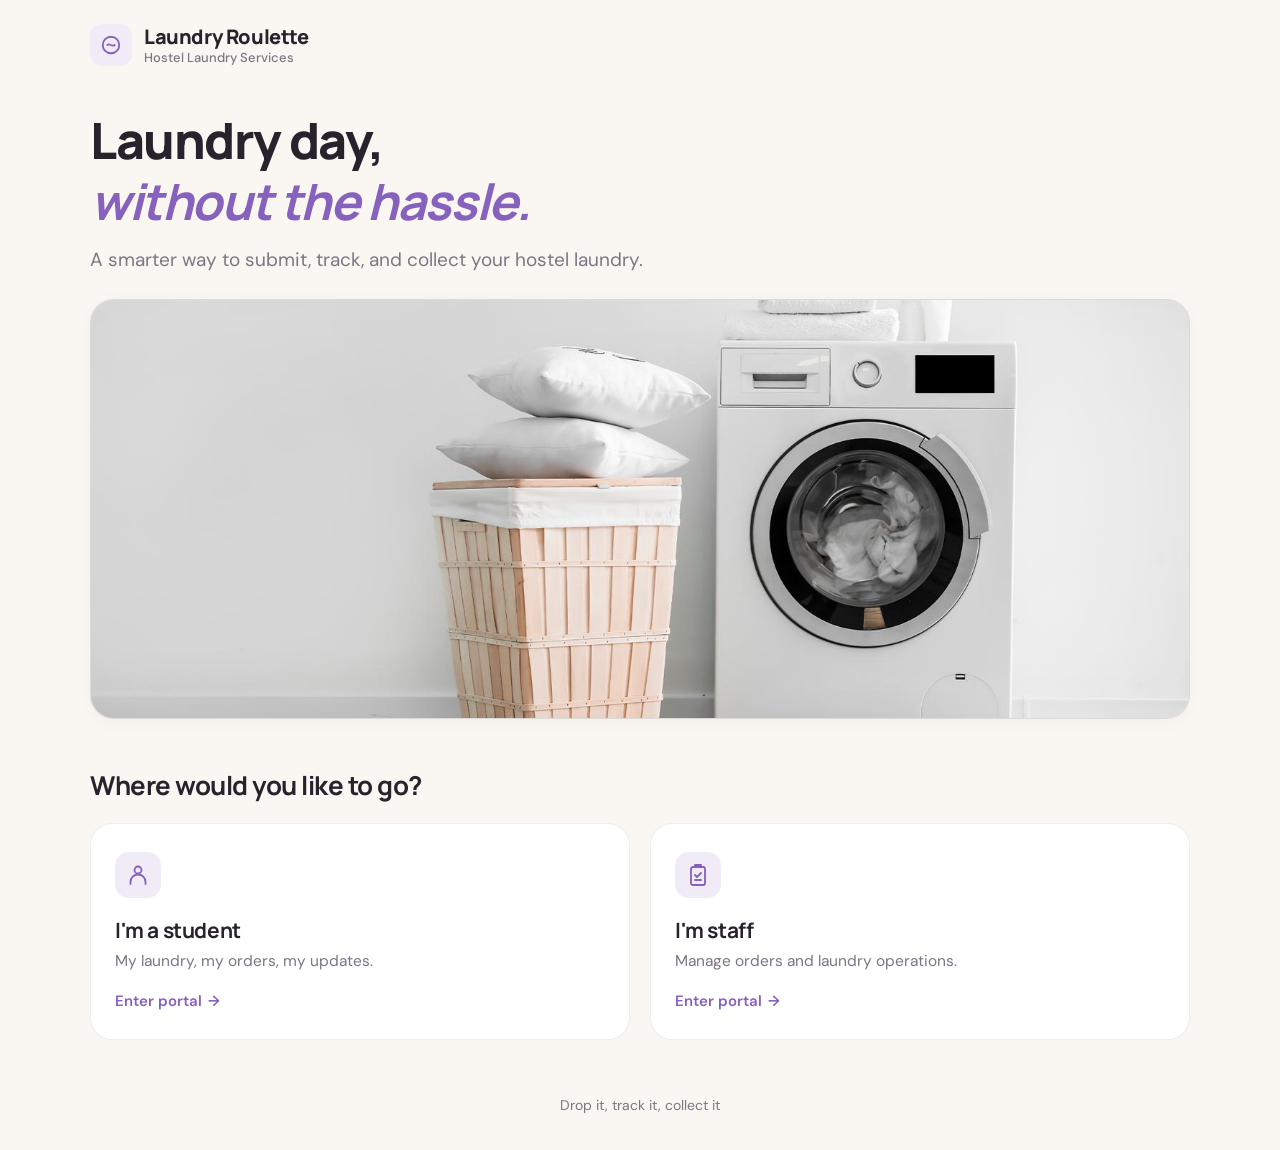
<file: prototype/index.html>
<!DOCTYPE html>
<html lang="en">
<head>
  <meta charset="UTF-8">
  <meta name="viewport" content="width=device-width, initial-scale=1.0">
  <title>Laundry Roulette | Hostel Care</title>
  <link rel="stylesheet" href="style.css">
  <link rel="preconnect" href="https://fonts.googleapis.com">
  <link rel="preconnect" href="https://fonts.gstatic.com" crossorigin>
  <link href="https://fonts.googleapis.com/css2?family=DM+Sans:ital,opsz,wght@0,9..40,400..700;1,9..40,400..700&family=Manrope:wght@500;600;700;800&display=swap" rel="stylesheet">
</head>
<body>

  <main class="website">

    <!-- Header Navigation -->
    <header class="header">
      <a href="index.html" class="logo">
        <span class="logo-icon">
          <svg viewBox="0 0 24 24" fill="none" stroke="currentColor" stroke-width="2" stroke-linecap="round" stroke-linejoin="round">
            <circle cx="12" cy="12" r="9"/>
            <path d="M8 12c2-2.5 5.5 2.5 8 0"/>
          </svg>
        </span>
        <div class="logo-text">
          <span>Laundry Roulette</span>
          <small>Hostel Laundry Services</small>
        </div>
      </a>
    </header>

    <!-- Main Hero Section -->
    <section class="hero">
      <div class="hero-copy">
        <h1>
          Laundry day,<br>
          <span class="rotator" id="rotator" aria-live="polite">without the hassle.</span>
        </h1>
        <p>A smarter way to submit, track, and collect your hostel laundry.</p>
      </div>

      <div class="hero-image">
        <img src="laundry-hero.jpg" alt="Modern laundry washing machine with linen basket and towels">
      </div>
    </section>

    <!-- Role Gateway Selection -->
    <section class="portal-section reveal" id="portals">
      <h2>Where would you like to go?</h2>

      <div class="portal-grid">
        <!-- Student Gateway -->
        <a href="student.html" class="portal-card student-card">
          <div class="portal-icon">
            <svg viewBox="0 0 24 24" fill="none" stroke="currentColor" stroke-width="1.8" stroke-linecap="round" stroke-linejoin="round">
              <circle cx="12" cy="7" r="3.5"/>
              <path d="M4.5 21v-2a7.5 7.5 0 0 1 15 0v2"/>
            </svg>
          </div>
          <h3>I'm a student</h3>
          <p>My laundry, my orders, my updates.</p>
          <span class="portal-link">
            Enter portal <span class="arrow">&rarr;</span>
          </span>
        </a>

        <!-- Staff Desk Gateway -->
        <a href="staff.html" class="portal-card staff-card">
          <div class="portal-icon">
            <svg viewBox="0 0 24 24" fill="none" stroke="currentColor" stroke-width="1.8" stroke-linecap="round" stroke-linejoin="round">
              <rect x="5" y="4" width="14" height="18" rx="2"/>
              <path d="M9 4V2h6v2"/>
              <path d="m9 12 2 2 4-4"/>
              <path d="M9 17h6"/>
            </svg>
          </div>
          <h3>I'm staff</h3>
          <p>Manage orders and laundry operations.</p>
          <span class="portal-link">
            Enter portal <span class="arrow">&rarr;</span>
          </span>
        </a>
      </div>
    </section>

    <!-- Simple Footer -->
    <footer class="footer">
      <p>Drop it, track it, collect it</p>
    </footer>

  </main>

  <script>
    // Rotating headline phrase
    const phrases = [
      "without the hassle.",
      "without the queue.",
      "without the guesswork.",
      "without the stress."
    ];
    const el = document.getElementById("rotator");
    const reduce = window.matchMedia("(prefers-reduced-motion: reduce)").matches;
    let i = 0;

    if (!reduce) {
      setInterval(() => {
        el.classList.add("out");
        setTimeout(() => {
          i = (i + 1) % phrases.length;
          el.textContent = phrases[i];
          el.classList.remove("out");
        }, 350);
      }, 3200);
    }

    // Reveal portal section on scroll
    const io = new IntersectionObserver((entries) => {
      entries.forEach(e => {
        if (e.isIntersecting) {
          e.target.classList.add("in");
          io.unobserve(e.target);
        }
      });
    }, { threshold: 0.15 });
    document.querySelectorAll(".reveal").forEach(n => io.observe(n));
  </script>

</body>
</html>
</file>
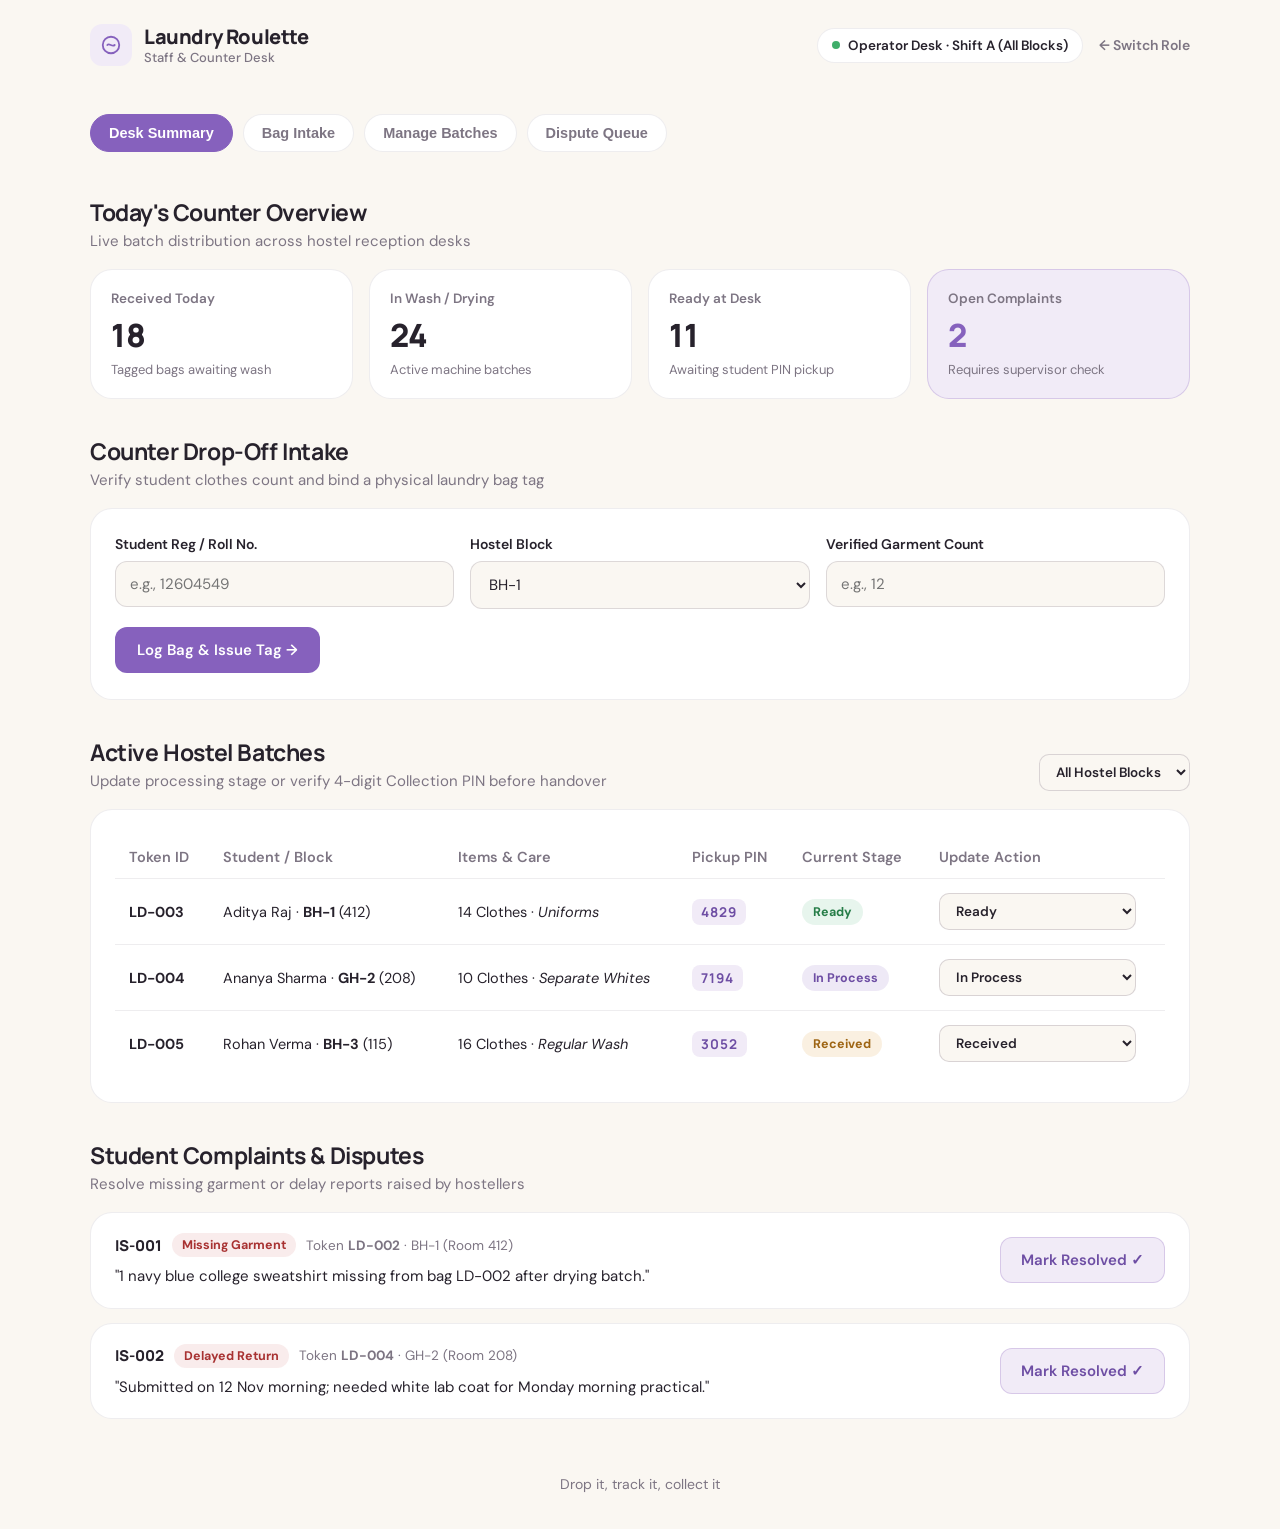
<file: prototype/staff.html>
<!DOCTYPE html>
<html lang="en">
<head>
  <meta charset="UTF-8">
  <meta name="viewport" content="width=device-width, initial-scale=1.0">
  <title>Staff Desk Portal | Laundry Roulette</title>
  <link rel="stylesheet" href="style.css">
  <link rel="preconnect" href="https://fonts.googleapis.com">
  <link rel="preconnect" href="https://fonts.gstatic.com" crossorigin>
  <link href="https://fonts.googleapis.com/css2?family=DM+Sans:ital,opsz,wght@0,9..40,400..700;1,9..40,400..700&family=Manrope:wght@500;600;700;800&display=swap" rel="stylesheet">
</head>
<body>

  <main class="website">

    <!-- Top Navigation & Staff Context Bar -->
    <header class="header portal-header">
      <a href="index.html" class="logo">
        <span class="logo-icon">
          <svg viewBox="0 0 24 24" fill="none" stroke="currentColor" stroke-width="2" stroke-linecap="round" stroke-linejoin="round">
            <circle cx="12" cy="12" r="9"/>
            <path d="M8 12c2-2.5 5.5 2.5 8 0"/>
          </svg>
        </span>
        <div class="logo-text">
          <span>Laundry Roulette</span>
          <small>Staff &amp; Counter Desk</small>
        </div>
      </a>

      <div class="header-actions">
        <div class="user-pill">
          <span class="dot"></span>
          <span>Operator Desk &middot; Shift A (All Blocks)</span>
        </div>
        <a href="index.html" class="exit-link">&larr; Switch Role</a>
      </div>
    </header>

    <!-- Working 4-Tab Switcher Bar -->
    <nav class="sub-nav" role="tablist" aria-label="Staff Portal Sections">
      <button type="button" class="sub-nav-link active" data-tab="view-desk-overview">Desk Summary</button>
      <button type="button" class="sub-nav-link" data-tab="view-intake">Bag Intake</button>
      <button type="button" class="sub-nav-link" data-tab="view-batches">Manage Batches</button>
      <button type="button" class="sub-nav-link" data-tab="view-disputes">Dispute Queue</button>
    </nav>

    <!-- TAB 1: DESK SUMMARY -->
    <section class="portal-block tab-panel active" id="view-desk-overview">
      <div class="section-head">
        <div>
          <h2>Today's Counter Overview</h2>
          <p>Live batch distribution across hostel reception desks</p>
        </div>
      </div>

      <div class="staff-stats-grid">
        <div class="ui-card mini-stat">
          <span class="stat-label">Received Today</span>
          <strong class="stat-value">18</strong>
          <small>Tagged bags awaiting wash</small>
        </div>

        <div class="ui-card mini-stat">
          <span class="stat-label">In Wash / Drying</span>
          <strong class="stat-value">24</strong>
          <small>Active machine batches</small>
        </div>

        <div class="ui-card mini-stat">
          <span class="stat-label">Ready at Desk</span>
          <strong class="stat-value">11</strong>
          <small>Awaiting student PIN pickup</small>
        </div>

        <div class="ui-card mini-stat alert-stat">
          <span class="stat-label">Open Complaints</span>
          <strong class="stat-value" id="openDisputeCount">2</strong>
          <small>Requires supervisor check</small>
        </div>
      </div>
    </section>

    <!-- TAB 2: BAG INTAKE -->
    <section class="portal-block tab-panel" id="view-intake">
      <div class="section-head">
        <div>
          <h2>Counter Drop-Off Intake</h2>
          <p>Verify student clothes count and bind a physical laundry bag tag</p>
        </div>
      </div>

      <div class="ui-card">
        <form id="intakeForm" class="form-layout">
          <div class="form-row">
            <div class="form-group">
              <label for="studentReg">Student Reg / Roll No.</label>
              <input type="text" id="studentReg" placeholder="e.g., 12604549" required>
            </div>

            <div class="form-group">
              <label for="staffBlock">Hostel Block</label>
              <select id="staffBlock" required>
                <option value="BH-1">BH-1</option>
                <option value="BH-2">BH-2</option>
                <option value="BH-3">BH-3</option>
                <option value="BH-4">BH-4</option>
                <option value="BH-5">BH-5</option>
                <option value="BH-6">BH-6</option>
                <option value="BH-7">BH-7</option>
                <option value="GH-1">GH-1</option>
                <option value="GH-2">GH-2</option>
                <option value="GH-3">GH-3</option>
                <option value="GH-4">GH-4</option>
              </select>
            </div>

            <div class="form-group">
              <label for="verifiedCount">Verified Garment Count</label>
              <input type="number" id="verifiedCount" min="1" max="30" placeholder="e.g., 12" required>
            </div>
          </div>

          <div class="form-footer">
            <button type="submit" class="btn-primary">Log Bag &amp; Issue Tag &rarr;</button>
          </div>

          <div id="intakeResult" class="feedback-box hidden" role="status"></div>
        </form>
      </div>
    </section>

    <!-- TAB 3: MANAGE BATCHES -->
    <section class="portal-block tab-panel" id="view-batches">
      <div class="section-head">
        <div>
          <h2>Active Hostel Batches</h2>
          <p>Update processing stage or verify 4-digit Collection PIN before handover</p>
        </div>

        <div class="filter-wrap">
          <label for="blockFilter" class="sr-only">Filter by Hostel Block</label>
          <select id="blockFilter" class="compact-select">
            <option value="ALL">All Hostel Blocks</option>
            <option value="BH-1">BH-1 Only</option>
            <option value="BH-3">BH-3 Only</option>
            <option value="GH-2">GH-2 Only</option>
          </select>
        </div>
      </div>

      <div class="ui-card">
        <div class="table-wrap no-top-margin">
          <table class="history-table" id="batchTable">
            <thead>
              <tr>
                <th>Token ID</th>
                <th>Student / Block</th>
                <th>Items &amp; Care</th>
                <th>Pickup PIN</th>
                <th>Current Stage</th>
                <th>Update Action</th>
              </tr>
            </thead>
            <tbody>
              <tr data-block="BH-1">
                <td><strong>LD-003</strong></td>
                <td>Aditya Raj &middot; <strong>BH-1</strong> (412)</td>
                <td>14 Clothes &middot; <em>Uniforms</em></td>
                <td><code class="pin-code">4829</code></td>
                <td><span class="table-badge ready stage-pill">Ready</span></td>
                <td>
                  <select class="stage-select" aria-label="Update status for LD-003">
                    <option value="Received">Received</option>
                    <option value="In Process">In Process</option>
                    <option value="Ready" selected>Ready</option>
                    <option value="Collected">Collected (PIN Verified)</option>
                  </select>
                </td>
              </tr>

              <tr data-block="GH-2">
                <td><strong>LD-004</strong></td>
                <td>Ananya Sharma &middot; <strong>GH-2</strong> (208)</td>
                <td>10 Clothes &middot; <em>Separate Whites</em></td>
                <td><code class="pin-code">7194</code></td>
                <td><span class="table-badge process stage-pill">In Process</span></td>
                <td>
                  <select class="stage-select" aria-label="Update status for LD-004">
                    <option value="Received">Received</option>
                    <option value="In Process" selected>In Process</option>
                    <option value="Ready">Ready</option>
                    <option value="Collected">Collected (PIN Verified)</option>
                  </select>
                </td>
              </tr>

              <tr data-block="BH-3">
                <td><strong>LD-005</strong></td>
                <td>Rohan Verma &middot; <strong>BH-3</strong> (115)</td>
                <td>16 Clothes &middot; <em>Regular Wash</em></td>
                <td><code class="pin-code">3052</code></td>
                <td><span class="table-badge received stage-pill">Received</span></td>
                <td>
                  <select class="stage-select" aria-label="Update status for LD-005">
                    <option value="Received" selected>Received</option>
                    <option value="In Process">In Process</option>
                    <option value="Ready">Ready</option>
                    <option value="Collected">Collected (PIN Verified)</option>
                  </select>
                </td>
              </tr>
            </tbody>
          </table>
        </div>
        <div id="stageFeedback" class="feedback-box hidden" role="status"></div>
      </div>
    </section>

    <!-- TAB 4: DISPUTE QUEUE -->
    <section class="portal-block tab-panel" id="view-disputes">
      <div class="section-head">
        <div>
          <h2>Student Complaints &amp; Disputes</h2>
          <p>Resolve missing garment or delay reports raised by hostellers</p>
        </div>
      </div>

      <div class="dispute-list">
        <div class="ui-card dispute-card" id="ticket-IS-001">
          <div class="dispute-main">
            <div class="dispute-top">
              <span class="ticket-id">IS-001</span>
              <span class="dispute-tag">Missing Garment</span>
              <span class="dispute-meta">Token <strong>LD-002</strong> &middot; BH-1 (Room 412)</span>
            </div>
            <p class="dispute-desc">"1 navy blue college sweatshirt missing from bag LD-002 after drying batch."</p>
          </div>
          <div class="dispute-action">
            <button type="button" class="btn-secondary resolve-btn" data-ticket="IS-001">Mark Resolved &#10003;</button>
          </div>
        </div>

        <div class="ui-card dispute-card" id="ticket-IS-002">
          <div class="dispute-main">
            <div class="dispute-top">
              <span class="ticket-id">IS-002</span>
              <span class="dispute-tag">Delayed Return</span>
              <span class="dispute-meta">Token <strong>LD-004</strong> &middot; GH-2 (Room 208)</span>
            </div>
            <p class="dispute-desc">"Submitted on 12 Nov morning; needed white lab coat for Monday morning practical."</p>
          </div>
          <div class="dispute-action">
            <button type="button" class="btn-secondary resolve-btn" data-ticket="IS-002">Mark Resolved &#10003;</button>
          </div>
        </div>
      </div>
    </section>

    <!-- Footer -->
    <footer class="footer">
      <p>Drop it, track it, collect it</p>
    </footer>

  </main>

  <script>
    // 1. Working Tab Switching for the 4 Staff buttons
    const staffTabButtons = document.querySelectorAll(".sub-nav-link");
    const staffTabPanels = document.querySelectorAll(".tab-panel");

    staffTabButtons.forEach(btn => {
      btn.addEventListener("click", () => {
        staffTabButtons.forEach(b => b.classList.remove("active"));
        btn.classList.add("active");

        const targetId = btn.dataset.tab;
        staffTabPanels.forEach(panel => {
          panel.classList.toggle("active", panel.id === targetId);
        });
      });
    });

    // 2. Counter Intake Form Confirmation
    document.getElementById("intakeForm").addEventListener("submit", function(e) {
      e.preventDefault();
      const reg = document.getElementById("studentReg").value;
      const block = document.getElementById("staffBlock").value;
      const count = document.getElementById("verifiedCount").value;
      const newToken = "LD-0" + Math.floor(10 + Math.random() * 89);
      const pin = Math.floor(1000 + Math.random() * 9000);

      const box = document.getElementById("intakeResult");
      box.innerHTML = `<strong>Bag Tagged (${newToken}):</strong> Verified ${count} clothes for Reg No. <strong>${reg}</strong> (${block}). Generated Handover PIN: <strong>${pin}</strong>.`;
      box.classList.remove("hidden");
      this.reset();
    });

    // 3. Filter batches by Hostel Block
    document.getElementById("blockFilter").addEventListener("change", function() {
      const selected = this.value;
      document.querySelectorAll("#batchTable tbody tr").forEach(row => {
        row.style.display = (selected === "ALL" || row.dataset.block === selected) ? "" : "none";
      });
    });

    // 4. Live Stage Dropdown Update
    document.querySelectorAll(".stage-select").forEach(select => {
      select.addEventListener("change", function() {
        const row = this.closest("tr");
        const token = row.querySelector("strong").textContent;
        const pill = row.querySelector(".stage-pill");
        const newStage = this.value;

        pill.textContent = newStage === "Collected (PIN Verified)" ? "Collected" : newStage;
        pill.className = "table-badge stage-pill";

        if (newStage === "Ready") pill.classList.add("ready");
        else if (newStage === "In Process") pill.classList.add("process");
        else if (newStage === "Received") pill.classList.add("received");
        else pill.classList.add("collected");

        const feedback = document.getElementById("stageFeedback");
        feedback.innerHTML = `Updated <strong>${token}</strong> status to <strong>${newStage}</strong>.`;
        feedback.classList.remove("hidden");
      });
    });

    // 5. Resolve Complaint Ticket
    document.querySelectorAll(".resolve-btn").forEach(btn => {
      btn.addEventListener("click", function() {
        const card = this.closest(".dispute-card");
        card.classList.add("resolved-card");
        this.textContent = "Resolved";
        this.disabled = true;

        const counter = document.getElementById("openDisputeCount");
        const current = parseInt(counter.textContent, 10);
        if (current > 0) counter.textContent = current - 1;
      });
    });
  </script>

</body>
</html>
</file>
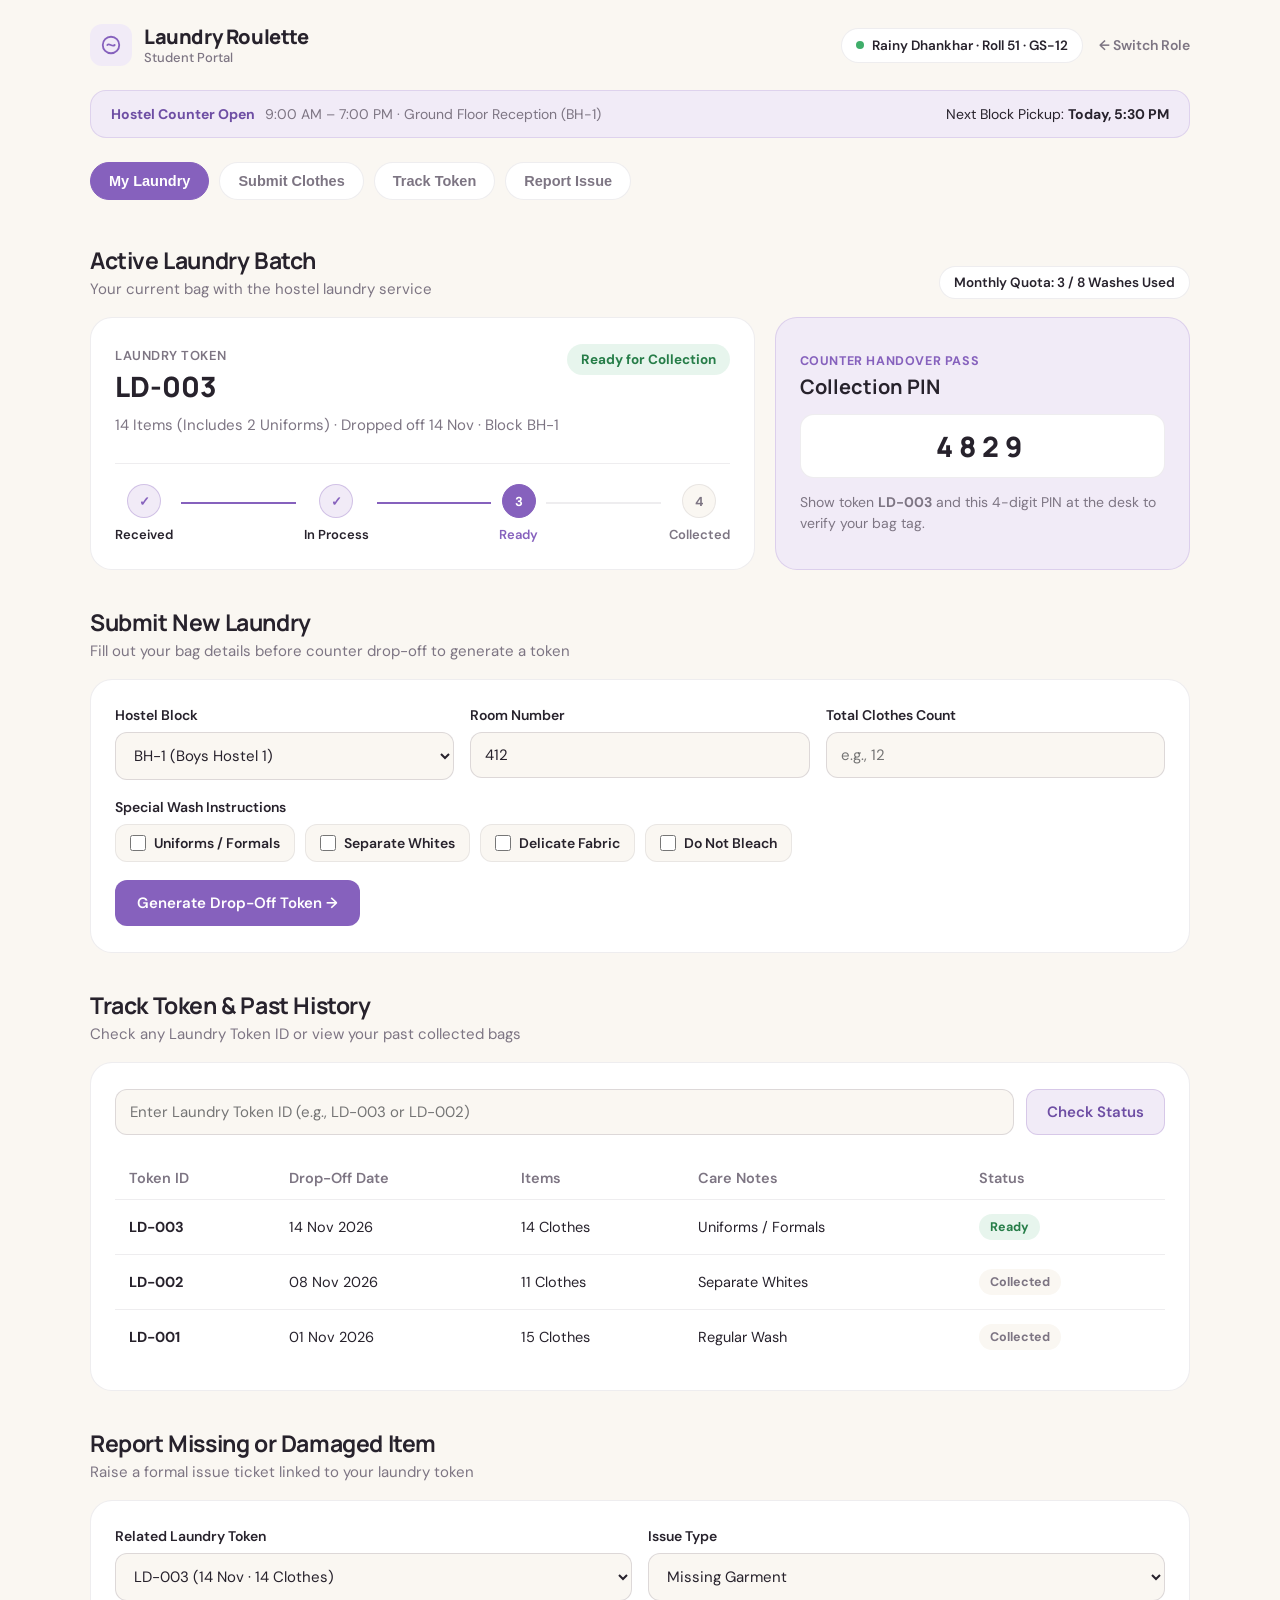
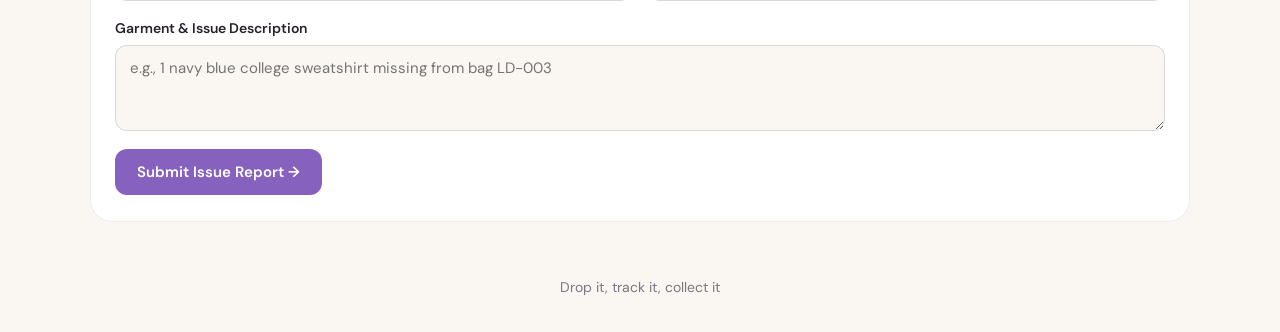
<file: prototype/student.html>
<!DOCTYPE html>
<html lang="en">
<head>
  <meta charset="UTF-8">
  <meta name="viewport" content="width=device-width, initial-scale=1.0">
  <title>Student Portal | Laundry Roulette</title>
  <link rel="stylesheet" href="style.css">
  <link rel="preconnect" href="https://fonts.googleapis.com">
  <link rel="preconnect" href="https://fonts.gstatic.com" crossorigin>
  <link href="https://fonts.googleapis.com/css2?family=DM+Sans:ital,opsz,wght@0,9..40,400..700;1,9..40,400..700&family=Manrope:wght@500;600;700;800&display=swap" rel="stylesheet">
</head>
<body>

  <main class="website">

    <!-- Top Navigation -->
    <header class="header portal-header">
      <a href="index.html" class="logo">
        <span class="logo-icon">
          <svg viewBox="0 0 24 24" fill="none" stroke="currentColor" stroke-width="2" stroke-linecap="round" stroke-linejoin="round">
            <circle cx="12" cy="12" r="9"/>
            <path d="M8 12c2-2.5 5.5 2.5 8 0"/>
          </svg>
        </span>
        <div class="logo-text">
          <span>Laundry Roulette</span>
          <small>Student Portal</small>
        </div>
      </a>

      <div class="header-actions">
        <div class="user-pill">
          <span class="dot"></span>
          <span>Rainy Dhankhar &middot; Roll 51 &middot; GS-12</span>
        </div>
        <a href="index.html" class="exit-link">&larr; Switch Role</a>
      </div>
    </header>

    <!-- Desk Schedule Strip -->
    <div class="context-banner">
      <div class="context-left">
        <strong>Hostel Counter Open</strong>
        <span>9:00 AM – 7:00 PM &middot; Ground Floor Reception (BH-1)</span>
      </div>
      <div class="context-right">
        Next Block Pickup: <strong>Today, 5:30 PM</strong>
      </div>
    </div>

    <!-- Working 4-Tab Switcher Bar -->
    <nav class="sub-nav" role="tablist" aria-label="Student Portal Sections">
      <button type="button" class="sub-nav-link active" data-tab="view-overview">My Laundry</button>
      <button type="button" class="sub-nav-link" data-tab="view-submit">Submit Clothes</button>
      <button type="button" class="sub-nav-link" data-tab="view-track">Track Token</button>
      <button type="button" class="sub-nav-link" data-tab="view-issue">Report Issue</button>
    </nav>

    <!-- TAB 1: MY LAUNDRY -->
    <section class="portal-block tab-panel active" id="view-overview">
      <div class="section-head">
        <div>
          <h2>Active Laundry Batch</h2>
          <p>Your current bag with the hostel laundry service</p>
        </div>
        <span class="quota-badge">Monthly Quota: 3 / 8 Washes Used</span>
      </div>

      <div class="active-grid">
        <div class="ui-card active-order-card">
          <div class="order-top">
            <div>
              <span class="token-label">Laundry Token</span>
              <h3 class="token-id">LD-003</h3>
            </div>
            <span class="status-pill ready">Ready for Collection</span>
          </div>

          <p class="order-meta">14 Items (Includes 2 Uniforms) &middot; Dropped off 14 Nov &middot; Block BH-1</p>

          <div class="stepper">
            <div class="step done">
              <div class="step-circle">&#10003;</div>
              <span>Received</span>
            </div>
            <div class="step-line done"></div>
            <div class="step done">
              <div class="step-circle">&#10003;</div>
              <span>In Process</span>
            </div>
            <div class="step-line done"></div>
            <div class="step current">
              <div class="step-circle">3</div>
              <span>Ready</span>
            </div>
            <div class="step-line"></div>
            <div class="step">
              <div class="step-circle">4</div>
              <span>Collected</span>
            </div>
          </div>
        </div>

        <div class="ui-card pickup-pass-card">
          <span class="pass-eyebrow">Counter Handover Pass</span>
          <h3>Collection PIN</h3>
          <div class="pin-box">4829</div>
          <p>Show token <strong>LD-003</strong> and this 4-digit PIN at the desk to verify your bag tag.</p>
        </div>
      </div>
    </section>

    <!-- TAB 2: SUBMIT CLOTHES -->
    <section class="portal-block tab-panel" id="view-submit">
      <div class="section-head">
        <div>
          <h2>Submit New Laundry</h2>
          <p>Fill out your bag details before counter drop-off to generate a token</p>
        </div>
      </div>

      <div class="ui-card">
        <form id="submitForm" class="form-layout">
          <div class="form-row">
            <div class="form-group">
              <label for="hostelBlock">Hostel Block</label>
              <select id="hostelBlock" required>
                <option value="BH-1" selected>BH-1 (Boys Hostel 1)</option>
                <option value="BH-2">BH-2 (Boys Hostel 2)</option>
                <option value="BH-3">BH-3 (Boys Hostel 3)</option>
                <option value="GH-1">GH-1 (Girls Hostel 1)</option>
                <option value="GH-2">GH-2 (Girls Hostel 2)</option>
              </select>
            </div>

            <div class="form-group">
              <label for="roomNo">Room Number</label>
              <input type="text" id="roomNo" value="412" required>
            </div>

            <div class="form-group">
              <label for="clothCount">Total Clothes Count</label>
              <input type="number" id="clothCount" min="1" max="30" placeholder="e.g., 12" required>
            </div>
          </div>

          <div class="form-group">
            <label>Special Wash Instructions</label>
            <div class="chip-group">
              <label class="check-chip"><input type="checkbox"> <span>Uniforms / Formals</span></label>
              <label class="check-chip"><input type="checkbox"> <span>Separate Whites</span></label>
              <label class="check-chip"><input type="checkbox"> <span>Delicate Fabric</span></label>
              <label class="check-chip"><input type="checkbox"> <span>Do Not Bleach</span></label>
            </div>
          </div>

          <div class="form-footer">
            <button type="submit" class="btn-primary">Generate Drop-Off Token &rarr;</button>
          </div>

          <div id="submitResult" class="feedback-box hidden" role="status"></div>
        </form>
      </div>
    </section>

    <!-- TAB 3: TRACK TOKEN -->
    <section class="portal-block tab-panel" id="view-track">
      <div class="section-head">
        <div>
          <h2>Track Token &amp; Past History</h2>
          <p>Check any Laundry Token ID or view your past collected bags</p>
        </div>
      </div>

      <div class="ui-card">
        <div class="lookup-bar">
          <input type="text" id="tokenSearchInput" placeholder="Enter Laundry Token ID (e.g., LD-003 or LD-002)">
          <button type="button" id="tokenSearchBtn" class="btn-secondary">Check Status</button>
        </div>
        <div id="lookupResult" class="feedback-box hidden" role="status"></div>

        <div class="table-wrap">
          <table class="history-table">
            <thead>
              <tr>
                <th>Token ID</th>
                <th>Drop-Off Date</th>
                <th>Items</th>
                <th>Care Notes</th>
                <th>Status</th>
              </tr>
            </thead>
            <tbody>
              <tr>
                <td><strong>LD-003</strong></td>
                <td>14 Nov 2026</td>
                <td>14 Clothes</td>
                <td>Uniforms / Formals</td>
                <td><span class="table-badge ready">Ready</span></td>
              </tr>
              <tr>
                <td><strong>LD-002</strong></td>
                <td>08 Nov 2026</td>
                <td>11 Clothes</td>
                <td>Separate Whites</td>
                <td><span class="table-badge collected">Collected</span></td>
              </tr>
              <tr>
                <td><strong>LD-001</strong></td>
                <td>01 Nov 2026</td>
                <td>15 Clothes</td>
                <td>Regular Wash</td>
                <td><span class="table-badge collected">Collected</span></td>
              </tr>
            </tbody>
          </table>
        </div>
      </div>
    </section>

    <!-- TAB 4: REPORT ISSUE -->
    <section class="portal-block tab-panel" id="view-issue">
      <div class="section-head">
        <div>
          <h2>Report Missing or Damaged Item</h2>
          <p>Raise a formal issue ticket linked to your laundry token</p>
        </div>
      </div>

      <div class="ui-card">
        <form id="issueForm" class="form-layout">
          <div class="form-row two-col">
            <div class="form-group">
              <label for="issueToken">Related Laundry Token</label>
              <select id="issueToken" required>
                <option value="LD-003">LD-003 (14 Nov · 14 Clothes)</option>
                <option value="LD-002">LD-002 (08 Nov · 11 Clothes)</option>
                <option value="LD-001">LD-001 (01 Nov · 15 Clothes)</option>
              </select>
            </div>

            <div class="form-group">
              <label for="issueType">Issue Type</label>
              <select id="issueType" required>
                <option value="Missing Garment">Missing Garment</option>
                <option value="Delayed Return">Delayed Return</option>
                <option value="Clothes Mixed Up">Clothes Mixed Up</option>
                <option value="Damaged Item">Damaged Item</option>
              </select>
            </div>
          </div>

          <div class="form-group">
            <label for="issueDesc">Garment &amp; Issue Description</label>
            <textarea id="issueDesc" rows="3" placeholder="e.g., 1 navy blue college sweatshirt missing from bag LD-003" required></textarea>
          </div>

          <div class="form-footer">
            <button type="submit" class="btn-primary">Submit Issue Report &rarr;</button>
          </div>

          <div id="issueResult" class="feedback-box hidden" role="status"></div>
        </form>
      </div>
    </section>

    <!-- Footer -->
    <footer class="footer">
      <p>Drop it, track it, collect it</p>
    </footer>

  </main>

  <script>
    // 1. Working Tab Switching for the 4 buttons
    const tabButtons = document.querySelectorAll(".sub-nav-link");
    const tabPanels = document.querySelectorAll(".tab-panel");

    tabButtons.forEach(btn => {
      btn.addEventListener("click", () => {
        // Highlight clicked button
        tabButtons.forEach(b => b.classList.remove("active"));
        btn.classList.add("active");

        // Show matching section, hide others
        const targetId = btn.dataset.tab;
        tabPanels.forEach(panel => {
          panel.classList.toggle("active", panel.id === targetId);
        });
      });
    });

    // 2. Submit Clothes Form Confirmation
    document.getElementById("submitForm").addEventListener("submit", function(e) {
      e.preventDefault();
      const count = document.getElementById("clothCount").value;
      const block = document.getElementById("hostelBlock").value;
      const token = "LD-0" + Math.floor(10 + Math.random() * 89);

      const box = document.getElementById("submitResult");
      box.innerHTML = `<strong>Token Created: ${token}</strong> &mdash; ${count} items logged for ${block}. Show this token at the desk.`;
      box.classList.remove("hidden");
    });

    // 3. Track Token Lookup
    const sampleTokens = {
      "LD-003": "<strong>LD-003 (Ready):</strong> 14 items at BH-1 desk. Collection PIN: <strong>4829</strong>.",
      "LD-002": "<strong>LD-002 (Collected):</strong> 11 items collected on 10 Nov 2026.",
      "LD-001": "<strong>LD-001 (Collected):</strong> 15 items collected on 03 Nov 2026."
    };

    document.getElementById("tokenSearchBtn").addEventListener("click", function() {
      const code = document.getElementById("tokenSearchInput").value.trim().toUpperCase();
      const box = document.getElementById("lookupResult");
      box.innerHTML = sampleTokens[code] || `No active record found for <strong>${code || "empty input"}</strong>. Try <strong>LD-003</strong>.`;
      box.classList.remove("hidden");
    });

    // 4. Report Issue Form Confirmation
    document.getElementById("issueForm").addEventListener("submit", function(e) {
      e.preventDefault();
      const token = document.getElementById("issueToken").value;
      const type = document.getElementById("issueType").value;
      const ticket = "IS-0" + Math.floor(10 + Math.random() * 89);

      const box = document.getElementById("issueResult");
      box.innerHTML = `<strong>Ticket Submitted (${ticket}):</strong> Logged <em>${type}</em> for batch <strong>${token}</strong>. Sent to hostel laundry desk.`;
      box.classList.remove("hidden");
      document.getElementById("issueDesc").value = "";
    });
  </script>

</body>
</html>
</file>
<file: prototype/style.css>
/* ===== GLOBAL RESET & DESIGN TOKENS ===== */
* {
  margin: 0;
  padding: 0;
  box-sizing: border-box;
}

:root {
  --cream: #faf7f2;
  --white: #ffffff;
  --lavender: #f1ebf7;
  --purple: #8661bd;
  --purple-hover: #6e4ea4;
  --dark: #27222c;
  --muted: #7d7583;
  --green: #3fae6a;
  --border-subtle: rgba(45, 30, 60, 0.08);
  --ease: cubic-bezier(0.22, 1, 0.36, 1);
}

html {
  scroll-behavior: smooth;
}

body {
  background-color: var(--cream);
  font-family: 'DM Sans', -apple-system, BlinkMacSystemFont, "Segoe UI", Roboto, sans-serif;
  color: var(--dark);
  margin: 0;
  padding: 0;
  -webkit-font-smoothing: antialiased;
}

/* ===== ENTRANCE ANIMATION ===== */
@keyframes fadeUp {
  from { opacity: 0; transform: translateY(14px); }
  to   { opacity: 1; transform: translateY(0); }
}

.header,
.hero-copy h1,
.hero-copy p,
.hero-image {
  opacity: 0;
  animation: fadeUp 0.7s var(--ease) forwards;
}

.header          { animation-delay: 0.05s; }
.hero-copy h1    { animation-delay: 0.15s; }
.hero-copy p     { animation-delay: 0.25s; }
.hero-image      { animation-delay: 0.35s; }

/* Scroll reveal */
.reveal {
  opacity: 0;
  transform: translateY(18px);
  transition: opacity 0.7s var(--ease), transform 0.7s var(--ease);
}

.reveal.in {
  opacity: 1;
  transform: none;
}

/* ===== MAIN CONTAINER ===== */
.website {
  width: 100%;
  max-width: 1180px;
  margin: 0 auto;
  padding: 0 40px;
  min-height: 100vh;
  display: flex;
  flex-direction: column;
}

/* ===== HEADER ===== */
.header {
  height: 90px;
  display: flex;
  align-items: center;
  justify-content: flex-start;
}

.logo {
  display: flex;
  align-items: center;
  gap: 12px;
  text-decoration: none;
  color: var(--dark);
}

.logo-icon {
  width: 42px;
  height: 42px;
  background: var(--lavender);
  color: var(--purple);
  border-radius: 12px;
  display: grid;
  place-items: center;
  transition: transform 0.6s var(--ease);
}

.logo:hover .logo-icon {
  transform: rotate(180deg);
}

.logo-icon svg {
  width: 22px;
  height: 22px;
}

.logo-text {
  display: flex;
  flex-direction: column;
}

.logo-text span {
  font-family: 'Manrope', sans-serif;
  font-weight: 800;
  font-size: 20px;
  letter-spacing: -0.4px;
  line-height: 1.2;
}

.logo-text small {
  font-size: 13px;
  color: var(--muted);
  font-weight: 500;
}

/* ===== HERO SECTION ===== */
.hero {
  padding-top: 20px;
}

.hero-copy {
  margin-bottom: 24px;
}

.hero h1 {
  font-family: 'Manrope', sans-serif;
  font-size: clamp(34px, 4vw, 50px);
  line-height: 1.22;
  letter-spacing: -1.4px;
  font-weight: 800;
  color: var(--dark);
}

.hero h1 .rotator {
  display: inline-block;
  color: var(--purple);
  font-style: italic;
  font-weight: 700;
  transition: opacity 0.35s ease, transform 0.35s var(--ease);
}

.hero h1 .rotator.out {
  opacity: 0;
  transform: translateY(8px);
}

.hero-copy p {
  margin-top: 14px;
  font-size: 19px;
  color: var(--muted);
  line-height: 1.5;
}

/* ===== HERO IMAGE ===== */
.hero-image {
  position: relative;
  width: 100%;
  height: 420px;
  border-radius: 24px;
  overflow: hidden;
  background: #ede9e3;
  border: 1px solid var(--border-subtle);
  box-shadow: 0 4px 20px rgba(0, 0, 0, 0.03);
}

.hero-image img {
  width: 100%;
  height: 100%;
  object-fit: cover;
  object-position: center 50%;
  display: block;
  transition: transform 1.2s var(--ease);
}

.hero-image:hover img {
  transform: scale(1.03);
}

/* Live status chip */
.status-chip {
  position: absolute;
  left: 20px;
  bottom: 20px;
  display: inline-flex;
  align-items: center;
  gap: 9px;
  padding: 10px 16px;
  background: rgba(255, 255, 255, 0.85);
  backdrop-filter: blur(10px);
  -webkit-backdrop-filter: blur(10px);
  border: 1px solid var(--border-subtle);
  border-radius: 999px;
  font-size: 14px;
  font-weight: 600;
  color: var(--dark);
}

.status-chip .dot {
  width: 8px;
  height: 8px;
  border-radius: 50%;
  background: var(--green);
  animation: pulse 2s ease-out infinite;
}

@keyframes pulse {
  0%   { box-shadow: 0 0 0 0 rgba(63, 174, 106, 0.5); }
  70%  { box-shadow: 0 0 0 9px rgba(63, 174, 106, 0); }
  100% { box-shadow: 0 0 0 0 rgba(63, 174, 106, 0); }
}

/* ===== PORTAL SECTION ===== */
.portal-section {
  padding-top: 48px;
}

.portal-section h2 {
  font-family: 'Manrope', sans-serif;
  font-size: 26px;
  font-weight: 700;
  margin-bottom: 20px;
  letter-spacing: -0.5px;
}

.portal-grid {
  display: grid;
  grid-template-columns: 1fr 1fr;
  gap: 20px;
}

/* ===== PORTAL CARDS ===== */
.portal-card {
  min-height: 190px;
  border-radius: 22px;
  padding: 28px 24px;
  text-decoration: none;
  color: var(--dark);
  display: flex;
  flex-direction: column;
  align-items: flex-start;
  border: 1px solid var(--border-subtle);
  background: var(--white);
  transition: transform 0.35s var(--ease), box-shadow 0.35s var(--ease), border-color 0.35s ease;
}

.portal-card:hover {
  transform: translateY(-4px);
  border-color: rgba(134, 97, 189, 0.35);
  box-shadow: 0 14px 32px rgba(70, 40, 110, 0.10);
}

.portal-card:active {
  transform: translateY(-1px);
}

.portal-icon {
  width: 46px;
  height: 46px;
  border-radius: 14px;
  background: var(--lavender);
  color: var(--purple);
  display: grid;
  place-items: center;
  margin-bottom: 18px;
  transition: background 0.3s ease, color 0.3s ease;
}

.portal-icon svg {
  width: 24px;
  height: 24px;
}

.portal-card:hover .portal-icon {
  background: var(--purple);
  color: var(--white);
}

.portal-card h3 {
  font-family: 'Manrope', sans-serif;
  font-size: 21px;
  font-weight: 700;
  letter-spacing: -0.4px;
}

.portal-card p {
  margin-top: 6px;
  color: var(--muted);
  font-size: 15.5px;
  line-height: 1.5;
}

.portal-link {
  margin-top: auto;
  padding-top: 18px;
  display: inline-flex;
  align-items: center;
  gap: 6px;
  font-weight: 600;
  font-size: 15px;
  color: var(--purple);
  transition: color 0.2s ease;
}

.portal-link .arrow {
  display: inline-block;
  transition: transform 0.3s var(--ease);
}

.portal-card:hover .portal-link {
  color: var(--purple-hover);
}

.portal-card:hover .portal-link .arrow {
  transform: translateX(5px);
}

/* ===== FOOTER ===== */
.footer {
  margin-top: auto;
  padding: 56px 0 36px;
  text-align: center;
  color: var(--muted);
  font-size: 14px;
}

/* ===== RESPONSIVE ===== */
@media (max-width: 720px) {
  .website { padding: 0 20px; }
  .hero-image { height: 280px; border-radius: 20px; }
  .portal-grid { grid-template-columns: 1fr; }
  .status-chip { left: 14px; bottom: 14px; font-size: 13px; }
}

/* ===== REDUCED MOTION ===== */
@media (prefers-reduced-motion: reduce) {
  *, *::before, *::after {
    animation: none !important;
    transition: none !important;
  }
  .header, .hero-copy h1, .hero-copy p, .hero-image, .reveal {
    opacity: 1;
    transform: none;
  }
}

/* =========================================================
   STUDENT PORTAL STYLES (Appended to style.css)
   ========================================================= */

.portal-header {
  justify-content: space-between;
  gap: 16px;
}

.header-actions {
  display: flex;
  align-items: center;
  gap: 16px;
}

.user-pill {
  display: inline-flex;
  align-items: center;
  gap: 8px;
  padding: 8px 14px;
  background: var(--white);
  border: 1px solid var(--border-subtle);
  border-radius: 999px;
  font-size: 13.5px;
  font-weight: 600;
  color: var(--dark);
}

.user-pill .dot {
  width: 8px;
  height: 8px;
  border-radius: 50%;
  background: var(--green);
}

.exit-link {
  text-decoration: none;
  font-size: 14px;
  font-weight: 600;
  color: var(--muted);
  transition: color 0.2s ease;
}

.exit-link:hover {
  color: var(--purple);
}

/* Desk Context Banner */
.context-banner {
  display: flex;
  align-items: center;
  justify-content: space-between;
  flex-wrap: wrap;
  gap: 12px;
  padding: 14px 20px;
  background: var(--lavender);
  border: 1px solid rgba(134, 97, 189, 0.18);
  border-radius: 16px;
  font-size: 14px;
  color: var(--dark);
}

.context-left {
  display: flex;
  align-items: center;
  gap: 10px;
  flex-wrap: wrap;
}

.context-left strong {
  color: var(--purple-hover);
}

.context-left span {
  color: var(--muted);
}

/* Quick-Action Sub Navigation */
.sub-nav {
  display: flex;
  gap: 10px;
  flex-wrap: wrap;
  margin-top: 24px;
  padding-bottom: 8px;
}

.sub-nav-link {
  text-decoration: none;
  padding: 10px 18px;
  border-radius: 999px;
  font-size: 14.5px;
  font-weight: 600;
  color: var(--muted);
  background: var(--white);
  border: 1px solid var(--border-subtle);
  transition: all 0.25s ease;
}

.sub-nav-link:hover {
  color: var(--dark);
  border-color: rgba(134, 97, 189, 0.35);
}

.sub-nav-link.active {
  background: var(--purple);
  color: var(--white);
  border-color: var(--purple);
}

/* Section Layout & Cards */
.portal-block {
  padding-top: 36px;
}

.section-head {
  display: flex;
  align-items: flex-end;
  justify-content: space-between;
  flex-wrap: wrap;
  gap: 12px;
  margin-bottom: 18px;
}

.section-head h2 {
  font-family: 'Manrope', sans-serif;
  font-size: 23px;
  font-weight: 700;
  letter-spacing: -0.4px;
}

.section-head p {
  font-size: 15px;
  color: var(--muted);
  margin-top: 3px;
}

.quota-badge {
  font-size: 13.5px;
  font-weight: 600;
  padding: 7px 14px;
  border-radius: 999px;
  background: var(--white);
  border: 1px solid var(--border-subtle);
  color: var(--dark);
}

.ui-card {
  background: var(--white);
  border: 1px solid var(--border-subtle);
  border-radius: 22px;
  padding: 26px 24px;
}

/* Active Order Grid */
.active-grid {
  display: grid;
  grid-template-columns: 1.6fr 1fr;
  gap: 20px;
}

.order-top {
  display: flex;
  align-items: flex-start;
  justify-content: space-between;
  gap: 12px;
}

.token-label {
  font-size: 13px;
  font-weight: 600;
  color: var(--muted);
  text-transform: uppercase;
  letter-spacing: 0.5px;
}

.token-id {
  font-family: 'Manrope', sans-serif;
  font-size: 28px;
  font-weight: 800;
  color: var(--dark);
  margin-top: 2px;
}

.status-pill.ready {
  background: rgba(63, 174, 106, 0.12);
  color: #267d48;
  font-size: 13.5px;
  font-weight: 700;
  padding: 7px 14px;
  border-radius: 999px;
}

.order-meta {
  margin-top: 10px;
  font-size: 15px;
  color: var(--muted);
}

/* 4-Step Progress Tracker */
.stepper {
  display: flex;
  align-items: center;
  justify-content: space-between;
  margin-top: 28px;
  padding-top: 20px;
  border-top: 1px solid var(--border-subtle);
}

.step {
  display: flex;
  flex-direction: column;
  align-items: center;
  gap: 8px;
  font-size: 13px;
  font-weight: 600;
  color: var(--muted);
}

.step-circle {
  width: 34px;
  height: 34px;
  border-radius: 50%;
  display: grid;
  place-items: center;
  background: var(--cream);
  border: 1.5px solid var(--border-subtle);
  font-size: 13px;
  font-weight: 700;
}

.step.done {
  color: var(--dark);
}

.step.done .step-circle {
  background: var(--lavender);
  color: var(--purple);
  border-color: rgba(134, 97, 189, 0.3);
}

.step.current {
  color: var(--purple);
}

.step.current .step-circle {
  background: var(--purple);
  color: var(--white);
  border-color: var(--purple);
}

.step-line {
  flex: 1;
  height: 2px;
  background: var(--border-subtle);
  margin: 0 8px 22px;
}

.step-line.done {
  background: var(--purple);
}

/* Pickup Pass Card */
.pickup-pass-card {
  background: var(--lavender);
  border-color: rgba(134, 97, 189, 0.2);
  display: flex;
  flex-direction: column;
  justify-content: center;
}

.pass-eyebrow {
  font-size: 12.5px;
  font-weight: 700;
  text-transform: uppercase;
  letter-spacing: 0.6px;
  color: var(--purple);
}

.pickup-pass-card h3 {
  font-family: 'Manrope', sans-serif;
  font-size: 20px;
  font-weight: 700;
  margin-top: 4px;
}

.pin-box {
  margin: 14px 0;
  padding: 12px 18px;
  background: var(--white);
  border-radius: 14px;
  font-family: 'Manrope', sans-serif;
  font-size: 28px;
  font-weight: 800;
  letter-spacing: 6px;
  text-align: center;
  color: var(--dark);
  border: 1px solid var(--border-subtle);
}

.pickup-pass-card p {
  font-size: 14px;
  line-height: 1.5;
  color: var(--muted);
}

/* Forms & Inputs */
.form-layout {
  display: flex;
  flex-direction: column;
  gap: 18px;
}

.form-row {
  display: grid;
  grid-template-columns: repeat(3, 1fr);
  gap: 16px;
}

.form-row.two-col {
  grid-template-columns: repeat(2, 1fr);
}

.form-group {
  display: flex;
  flex-direction: column;
  gap: 8px;
}

.form-group label {
  font-size: 14px;
  font-weight: 600;
  color: var(--dark);
}

.form-group input,
.form-group select,
.form-group textarea,
.lookup-bar input {
  width: 100%;
  padding: 12px 14px;
  border-radius: 12px;
  border: 1px solid rgba(45, 30, 60, 0.14);
  background: var(--cream);
  font-family: inherit;
  font-size: 15px;
  color: var(--dark);
  transition: border-color 0.2s ease, background 0.2s ease;
}

.form-group input:focus,
.form-group select:focus,
.form-group textarea:focus,
.lookup-bar input:focus {
  outline: none;
  background: var(--white);
  border-color: var(--purple);
}

/* Care Checkboxes */
.chip-group {
  display: flex;
  flex-wrap: wrap;
  gap: 10px;
}

.check-chip {
  display: inline-flex;
  align-items: center;
  gap: 8px;
  padding: 9px 14px;
  background: var(--cream);
  border: 1px solid var(--border-subtle);
  border-radius: 12px;
  font-size: 14px;
  font-weight: 500;
  cursor: pointer;
  user-select: none;
}

.check-chip input {
  accent-color: var(--purple);
  width: 16px;
  height: 16px;
}

/* Buttons */
.btn-primary {
  padding: 13px 22px;
  background: var(--purple);
  color: var(--white);
  border: none;
  border-radius: 12px;
  font-family: inherit;
  font-size: 15px;
  font-weight: 600;
  cursor: pointer;
  transition: background 0.25s ease, transform 0.2s ease;
}

.btn-primary:hover {
  background: var(--purple-hover);
  transform: translateY(-1px);
}

.btn-secondary {
  padding: 12px 20px;
  background: var(--lavender);
  color: var(--purple-hover);
  border: 1px solid rgba(134, 97, 189, 0.25);
  border-radius: 12px;
  font-family: inherit;
  font-size: 15px;
  font-weight: 600;
  cursor: pointer;
  white-space: nowrap;
  transition: background 0.25s ease;
}

.btn-secondary:hover {
  background: #e5daf2;
}

/* Lookup & History Table */
.lookup-bar {
  display: flex;
  gap: 12px;
}

.table-wrap {
  margin-top: 22px;
  overflow-x: auto;
}

.history-table {
  width: 100%;
  border-collapse: collapse;
  text-align: left;
  font-size: 14.5px;
}

.history-table th {
  padding: 12px 14px;
  color: var(--muted);
  font-weight: 600;
  border-bottom: 1px solid var(--border-subtle);
}

.history-table td {
  padding: 14px;
  border-bottom: 1px solid var(--border-subtle);
}

.history-table tr:last-child td {
  border-bottom: none;
}

.table-badge {
  display: inline-block;
  padding: 5px 11px;
  border-radius: 999px;
  font-size: 12.5px;
  font-weight: 700;
}

.table-badge.ready {
  background: rgba(63, 174, 106, 0.12);
  color: #267d48;
}

.table-badge.collected {
  background: var(--cream);
  color: var(--muted);
}

/* Feedback Banner */
.feedback-box {
  margin-top: 14px;
  padding: 14px 16px;
  background: var(--lavender);
  border-left: 4px solid var(--purple);
  border-radius: 10px;
  font-size: 14.5px;
  color: var(--dark);
}

.feedback-box.hidden {
  display: none;
}

/* Student Portal Responsive */
@media (max-width: 820px) {
  .active-grid,
  .form-row,
  .form-row.two-col {
    grid-template-columns: 1fr;
  }
  .portal-header {
    height: auto;
    padding: 18px 0;
    flex-direction: column;
    align-items: flex-start;
  }
  .lookup-bar {
    flex-direction: column;
  }
}

/* =========================================================
   STAFF PORTAL STYLES (Append to style.css)
   ========================================================= */

.sr-only {
  position: absolute;
  width: 1px;
  height: 1px;
  overflow: hidden;
  clip: rect(0, 0, 0, 0);
}

/* 4-Column Desk Summary Cards */
.staff-stats-grid {
  display: grid;
  grid-template-columns: repeat(4, 1fr);
  gap: 16px;
}

.mini-stat {
  display: flex;
  flex-direction: column;
  padding: 20px;
}

.stat-label {
  font-size: 13.5px;
  font-weight: 600;
  color: var(--muted);
}

.stat-value {
  font-family: 'Manrope', sans-serif;
  font-size: 32px;
  font-weight: 800;
  color: var(--dark);
  margin: 6px 0 4px;
}

.mini-stat small {
  font-size: 13px;
  color: var(--muted);
}

.alert-stat {
  background: var(--lavender);
  border-color: rgba(134, 97, 189, 0.25);
}

.alert-stat .stat-value {
  color: var(--purple);
}

/* Manage Batches Table & Dropdowns */
.no-top-margin {
  margin-top: 0;
}

.compact-select,
.stage-select {
  padding: 8px 12px;
  border-radius: 10px;
  border: 1px solid rgba(45, 30, 60, 0.16);
  background: var(--cream);
  font-family: inherit;
  font-size: 13.5px;
  font-weight: 600;
  color: var(--dark);
  cursor: pointer;
}

.compact-select:focus,
.stage-select:focus {
  outline: none;
  border-color: var(--purple);
  background: var(--white);
}

.pin-code {
  padding: 4px 9px;
  border-radius: 8px;
  background: var(--lavender);
  color: var(--purple-hover);
  font-family: 'Manrope', sans-serif;
  font-weight: 700;
  font-size: 13.5px;
  letter-spacing: 1px;
}

.table-badge.process {
  background: rgba(134, 97, 189, 0.14);
  color: var(--purple-hover);
}

.table-badge.received {
  background: rgba(217, 146, 43, 0.14);
  color: #9e6514;
}

/* Dispute Queue Cards */
.dispute-list {
  display: flex;
  flex-direction: column;
  gap: 14px;
}

.dispute-card {
  display: flex;
  align-items: center;
  justify-content: space-between;
  gap: 20px;
  padding: 20px 24px;
  transition: opacity 0.3s ease;
}

.dispute-top {
  display: flex;
  align-items: center;
  flex-wrap: wrap;
  gap: 10px;
}

.ticket-id {
  font-family: 'Manrope', sans-serif;
  font-weight: 800;
  font-size: 15px;
  color: var(--dark);
}

.dispute-tag {
  padding: 4px 10px;
  border-radius: 999px;
  background: rgba(196, 69, 69, 0.1);
  color: #a83232;
  font-size: 12.5px;
  font-weight: 700;
}

.dispute-meta {
  font-size: 13.5px;
  color: var(--muted);
}

.dispute-desc {
  margin-top: 8px;
  font-size: 15px;
  color: var(--dark);
  line-height: 1.5;
}

.resolved-card {
  opacity: 0.6;
  background: var(--cream);
}

.resolve-btn:disabled {
  cursor: default;
  opacity: 0.75;
}

/* Staff Portal Responsive Rules */
@media (max-width: 820px) {
  .staff-stats-grid {
    grid-template-columns: repeat(2, 1fr);
  }
  .dispute-card {
    flex-direction: column;
    align-items: stretch;
  }
}

@media (max-width: 520px) {
  .staff-stats-grid {
    grid-template-columns: 1fr;
  }
}
</file>
